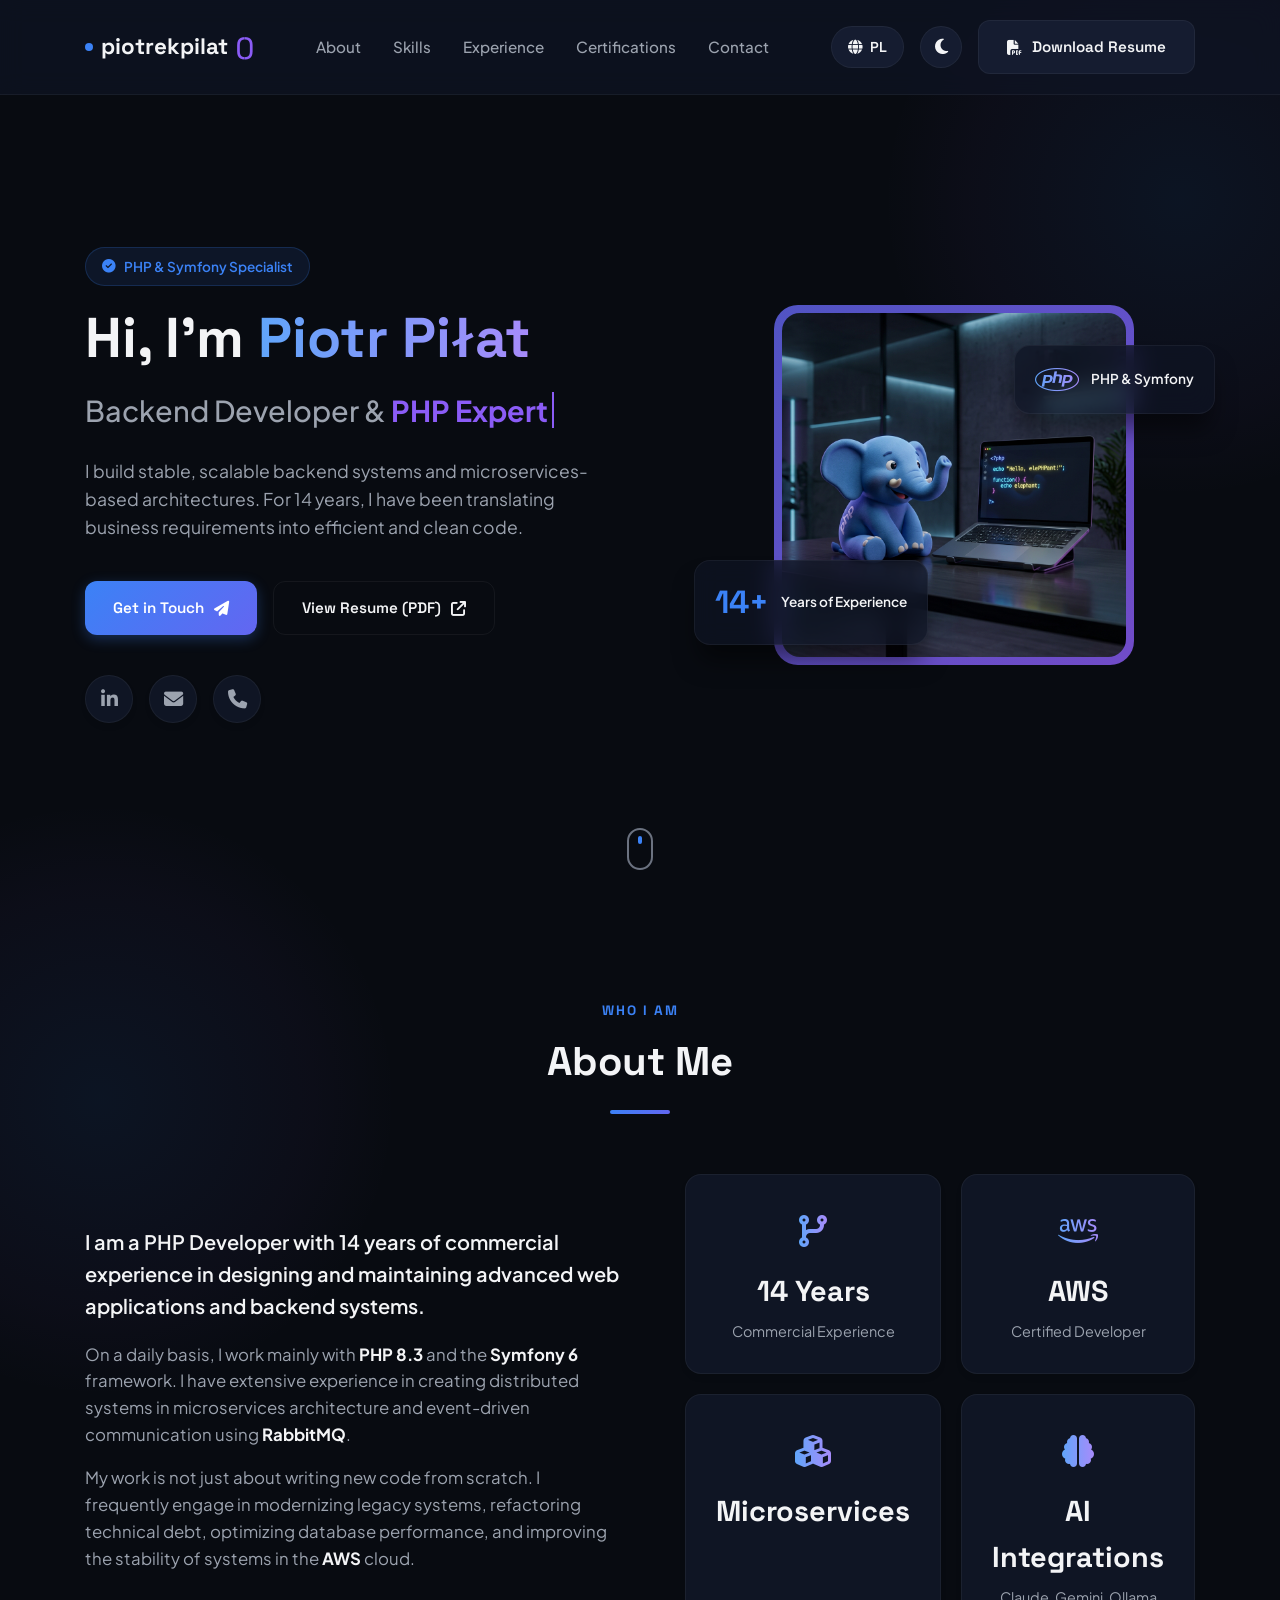
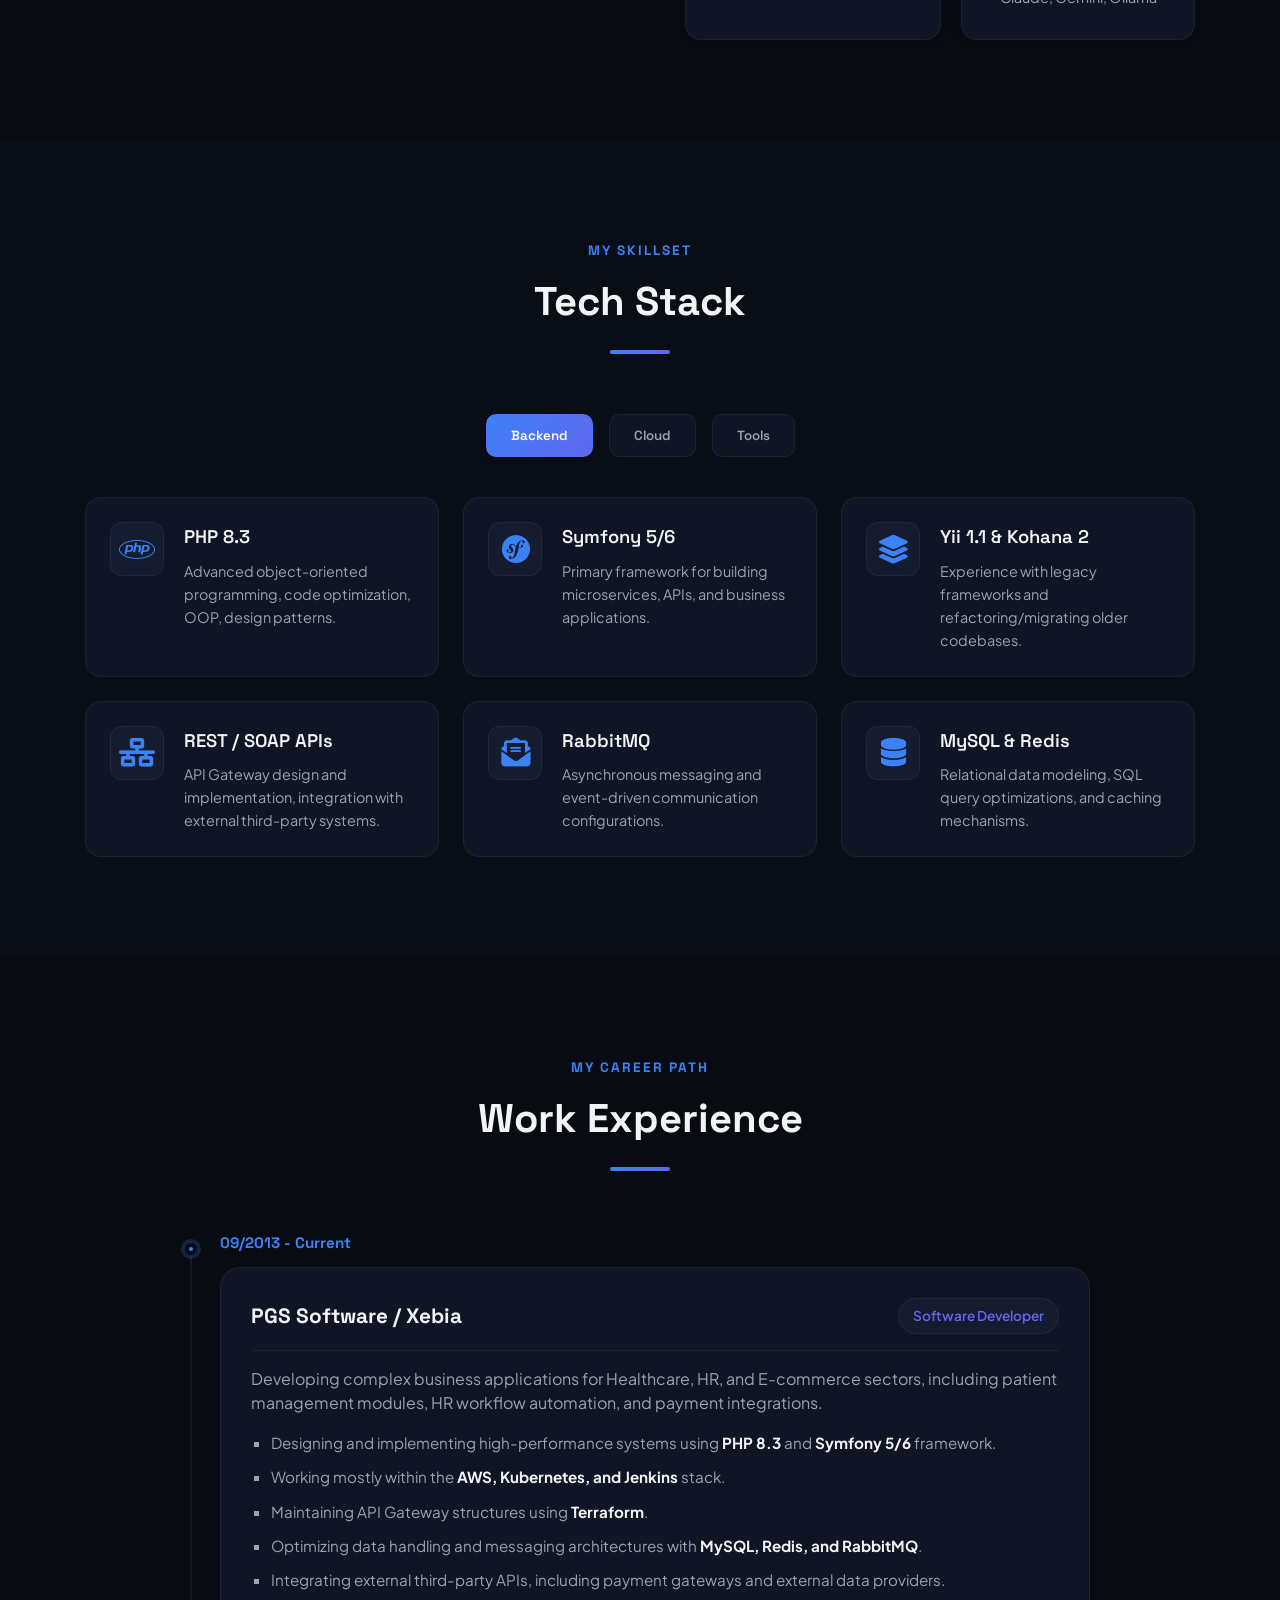
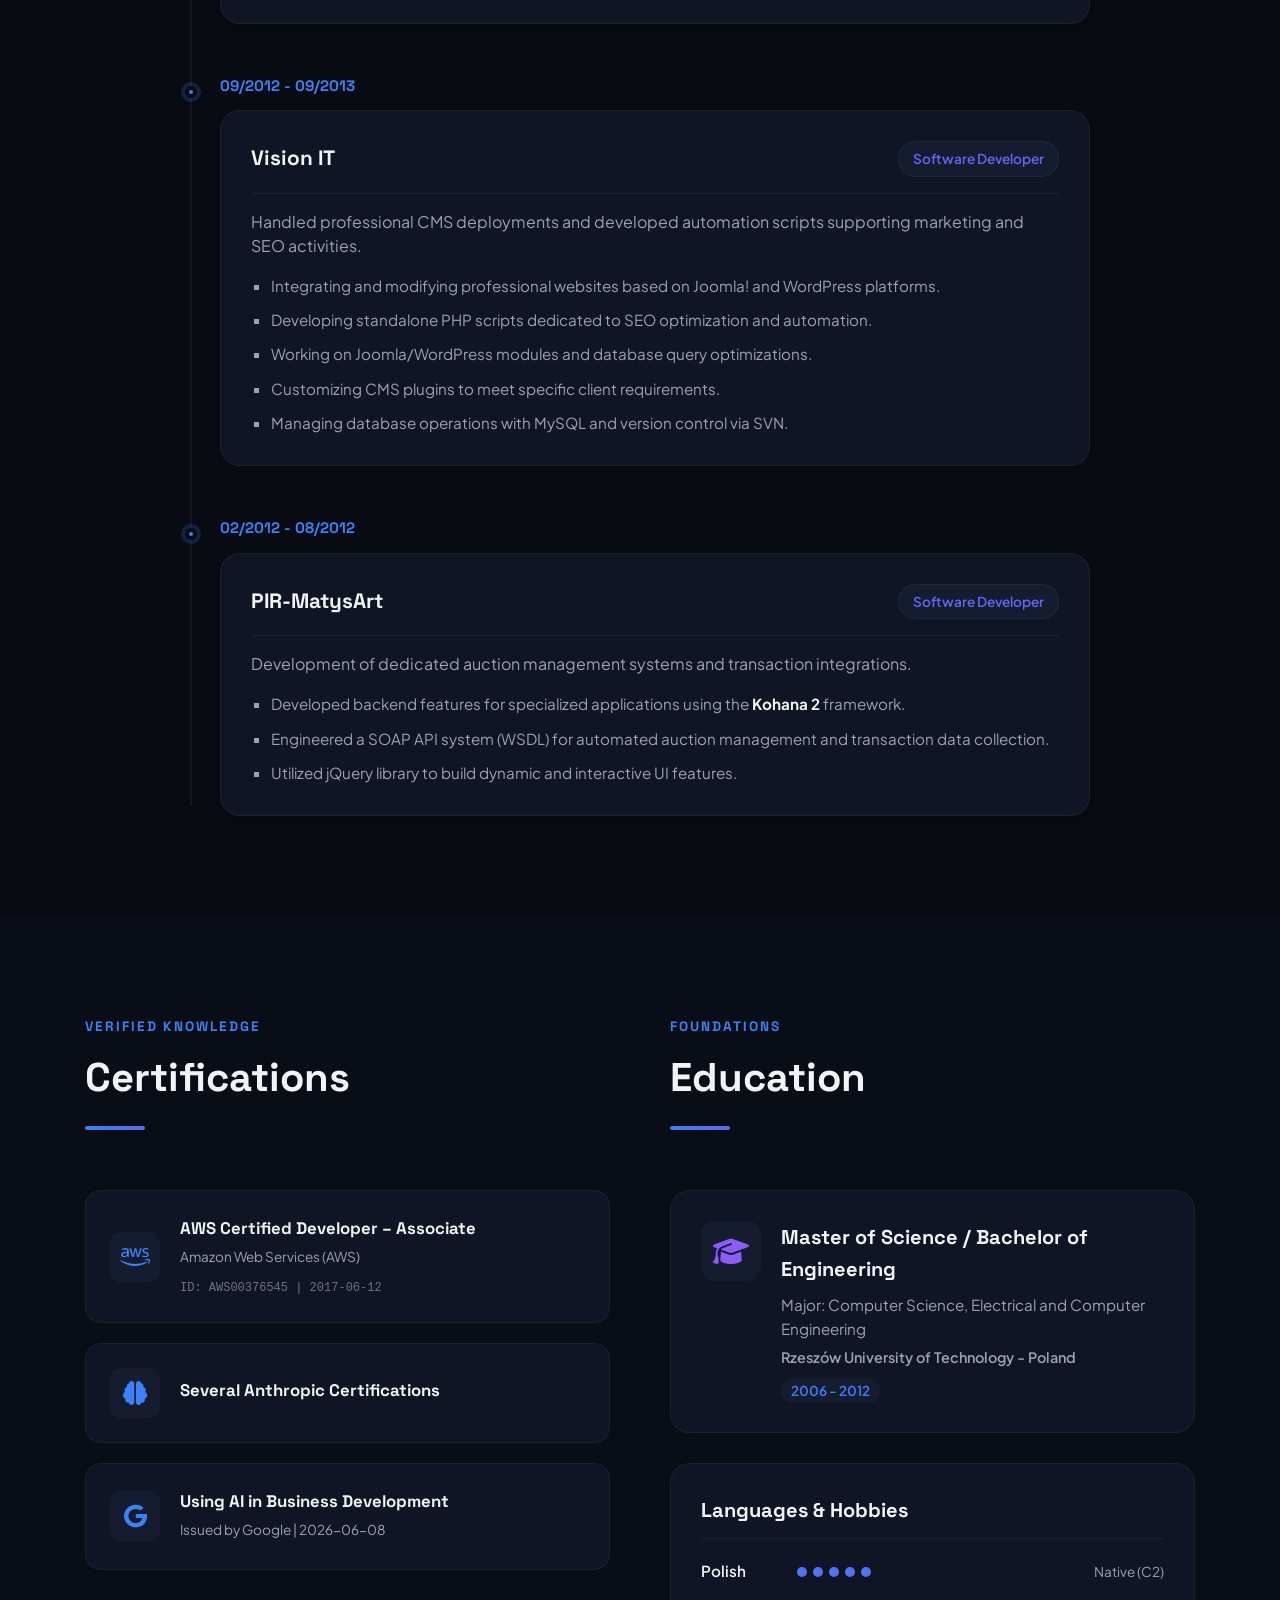
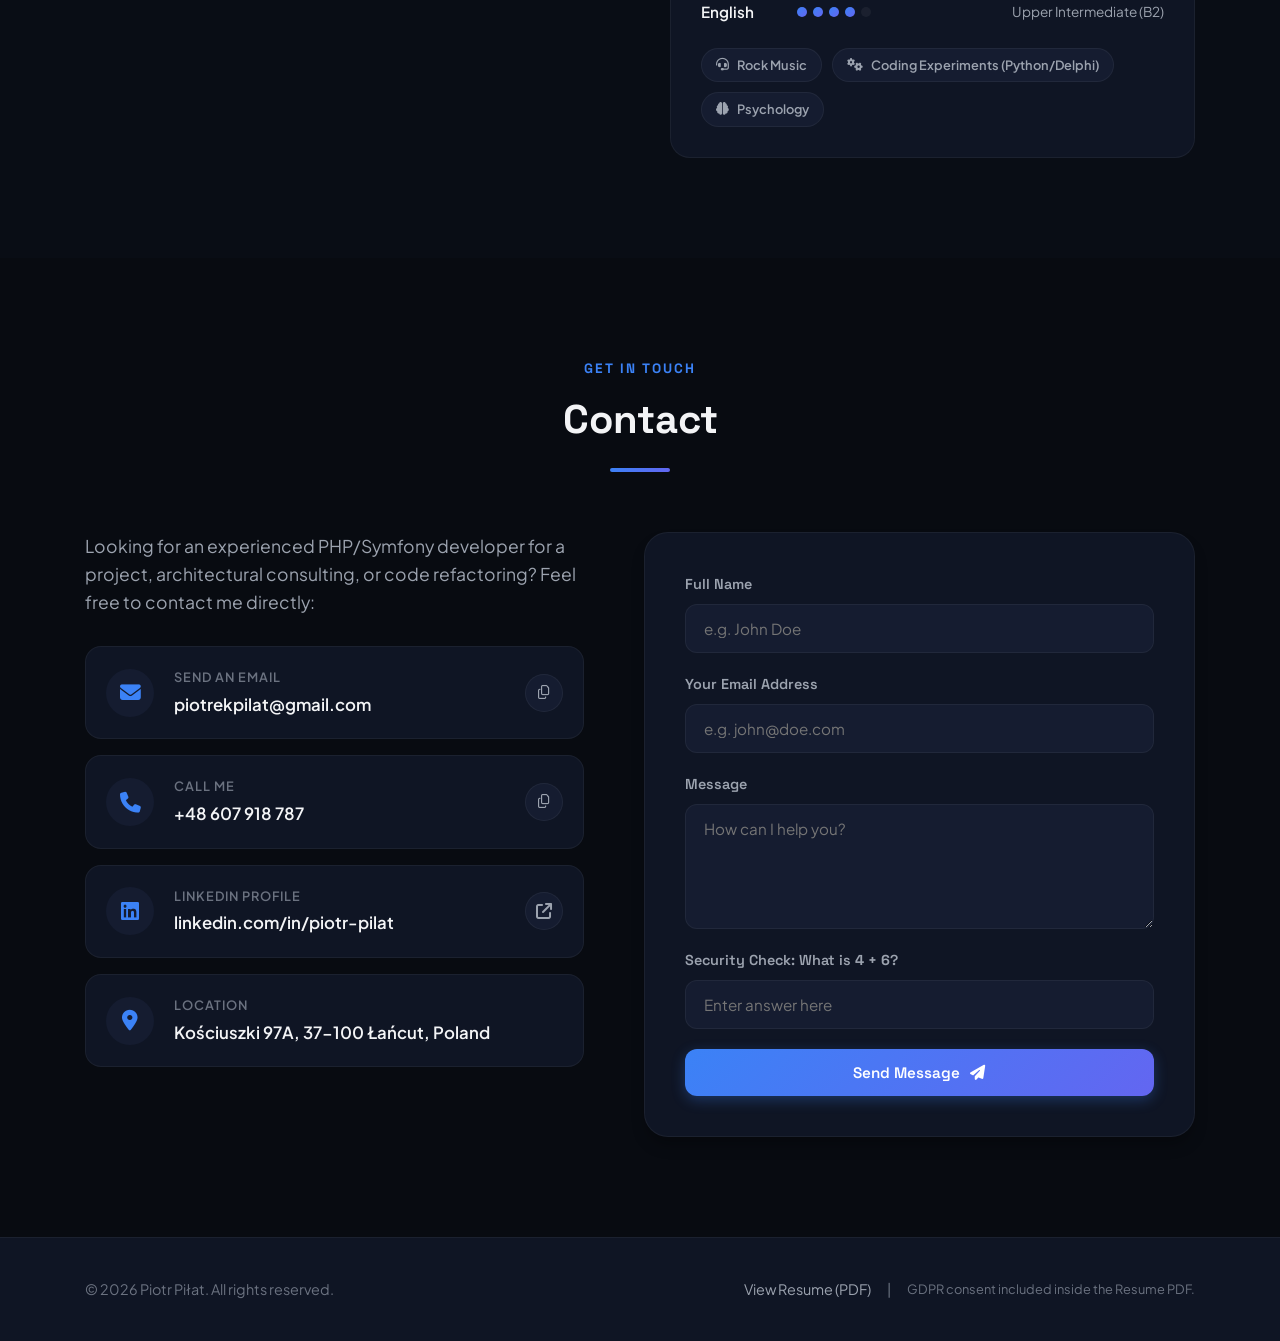
<file: index.html>
<!DOCTYPE html>
<html lang="en">
<head>
    <meta charset="UTF-8">
    <meta name="viewport" content="width=device-width, initial-scale=1.0">
    <title data-i18n="head.title">Piotr Piłat - Software Developer | PHP & Symfony Specialist</title>
    <meta name="description" content="Professional profile of Piotr Piłat - PHP Developer with 14 years of commercial experience building web applications, backend systems, and microservices." data-i18n-attr="content:head.description">
    <link rel="preconnect" href="https://fonts.googleapis.com">
    <link rel="preconnect" href="https://fonts.gstatic.com" crossorigin>
    <link href="https://fonts.googleapis.com/css2?family=Plus+Jakarta+Sans:wght@300;400;500;600;700;800&family=Space+Grotesk:wght@400;500;600;700&display=swap" rel="stylesheet">
    <link rel="stylesheet" href="https://cdnjs.cloudflare.com/ajax/libs/font-awesome/6.4.0/css/all.min.css">
    <link rel="stylesheet" href="style.css">
</head>
<body class="dark-theme">
    <div class="bg-glow-1"></div>
    <div class="bg-glow-2"></div>
    <header class="header">
        <div class="container nav-container">
            <a href="#" class="logo">
                <span class="logo-dot"></span>
                <span data-i18n="logo.text">piotrekpilat</span><span class="logo-lang">()</span>
            </a>
            
            <nav class="nav-menu" id="nav-menu">
                <ul class="nav-list">
                    <li><a href="#about" class="nav-link" data-i18n="nav.about">About</a></li>
                    <li><a href="#skills" class="nav-link" data-i18n="nav.skills">Skills</a></li>
                    <li><a href="#experience" class="nav-link" data-i18n="nav.experience">Experience</a></li>
                    <li><a href="#education-certs" class="nav-link" data-i18n="nav.certs">Certifications</a></li>
                    <li><a href="#contact" class="nav-link" data-i18n="nav.contact">Contact</a></li>
                </ul>
            </nav>

            <div class="nav-actions">
                <button id="lang-toggle" class="lang-toggle-btn" aria-label="Switch language">
                    <i class="fa-solid fa-globe"></i> <span id="lang-btn-text">PL</span>
                </button>
                <button id="theme-toggle" class="theme-btn" aria-label="Toggle theme">
                    <i class="fa-solid fa-moon"></i>
                </button>
                <a href="./Resume-Piotr-Pilat.pdf" class="btn btn-secondary nav-cv-btn" target="_blank">
                    <i class="fa-solid fa-file-pdf"></i> <span data-i18n="nav.download_resume">Download Resume</span>
                </a>
                <button class="mobile-toggle" id="mobile-toggle" aria-label="Menu">
                    <span class="bar"></span>
                    <span class="bar"></span>
                    <span class="bar"></span>
                </button>
            </div>
        </div>
    </header>

    <!-- Hero Section -->
    <section class="hero-section">
        <div class="container hero-container">
            <div class="hero-content">
                <div class="badge-container">
                    <span class="hero-badge"><i class="fa-solid fa-circle-check"></i> <span data-i18n="hero.badge">PHP & Symfony Specialist</span></span>
                </div>
                <h1 class="hero-title">
                    <span data-i18n="hero.greeting">Hi, I'm </span><span class="text-gradient" data-i18n="hero.name">Piotr Piłat</span>
                </h1>
                <h2 class="hero-subtitle">
                    <span data-i18n="hero.subtitle">Backend Developer & </span><span class="typing-text" id="typing-text">PHP Expert</span>
                </h2>
                <p class="hero-description" data-i18n="hero.description">
                    I build stable, scalable backend systems and microservices-based architectures. 
                    For 14 years, I have been translating business requirements into efficient and clean code.
                </p>
                <div class="hero-buttons">
                    <a href="#contact" class="btn btn-primary">
                        <span data-i18n="hero.btn_contact">Get in Touch</span> <i class="fa-solid fa-paper-plane"></i>
                    </a>
                    <a href="./Resume-Piotr-Pilat.pdf" class="btn btn-outline" target="_blank">
                        <span data-i18n="hero.btn_resume">View Resume (PDF)</span> <i class="fa-solid fa-arrow-up-right-from-square"></i>
                    </a>
                </div>
                <div class="hero-socials">
                    <a href="https://linkedin.com/in/piotr-pilat/" target="_blank" class="social-icon" aria-label="LinkedIn">
                        <i class="fa-brands fa-linkedin-in"></i>
                    </a>
                    <a href="#" class="social-icon contact-trigger" data-mailto="cGlvdHJla3BpbGF0QGdtYWlsLmNvbQ==" aria-label="Email">
                        <i class="fa-solid fa-envelope"></i>
                    </a>
                    <a href="#" class="social-icon contact-trigger" data-tel="KzQ4NjA3OTE4Nzg3" aria-label="Phone">
                        <i class="fa-solid fa-phone"></i>
                    </a>
                </div>
            </div>
            
            <div class="hero-visual">
                <div class="image-wrapper">
                    <div class="glowing-border"></div>
                    <img src="assets/php_tech_mascot.jpg" alt="Piotr Piłat - PHP Mascot" class="profile-img">
                </div>
                <div class="floating-card xp-card">
                    <span class="num">14+</span>
                    <span class="label" data-i18n="hero.xp_label">Years of Experience</span>
                </div>
                <div class="floating-card tech-card">
                    <i class="fa-brands fa-php text-gradient"></i>
                    <span class="label" data-i18n="hero.tech_label">PHP & Symfony</span>
                </div>
            </div>
        </div>
        <div class="scroll-down">
            <a href="#about" aria-label="Scroll Down" data-i18n-attr="aria-label:hero.scroll_down">
                <span class="mouse">
                    <span class="wheel"></span>
                </span>
            </a>
        </div>
    </section>

    <!-- About Section -->
    <section id="about" class="section about-section">
        <div class="container">
            <div class="section-header">
                <span class="section-tag" data-i18n="about.tag">Who I am</span>
                <h2 class="section-title" data-i18n="about.title">About Me</h2>
                <div class="section-line"></div>
            </div>
            
            <div class="about-grid">
                <div class="about-text-container">
                    <p class="lead-text" data-i18n="about.lead">
                        I am a PHP Developer with 14 years of commercial experience in designing and maintaining advanced web applications and backend systems.
                    </p>
                    <p class="body-text" data-i18n="about.body1">
                        On a daily basis, I work mainly with <strong>PHP 8.3</strong> and the <strong>Symfony 6</strong> framework. I have extensive experience in creating distributed systems in microservices architecture and event-driven communication using <strong>RabbitMQ</strong>.
                    </p>
                    <p class="body-text" data-i18n="about.body2">
                        My work is not just about writing new code from scratch. I frequently engage in modernizing legacy systems, refactoring technical debt, optimizing database performance, and improving the stability of systems in the <strong>AWS</strong> cloud.
                    </p>
                </div>
                
                <div class="about-stats">
                    <div class="stat-box">
                        <div class="stat-icon"><i class="fa-solid fa-code-branch text-gradient"></i></div>
                        <h3 data-i18n="about.stat1_title">14 Years</h3>
                        <p data-i18n="about.stat1_desc">Commercial Experience</p>
                    </div>
                    <div class="stat-box">
                        <div class="stat-icon"><i class="fa-brands fa-aws text-gradient"></i></div>
                        <h3>AWS</h3>
                        <p data-i18n="about.stat2_desc">Certified Developer</p>
                    </div>
                    <div class="stat-box">
                        <div class="stat-icon"><i class="fa-solid fa-cubes text-gradient"></i></div>
                        <h3 data-i18n="about.stat3_title">Microservices</h3>
                    </div>
                    <div class="stat-box">
                        <div class="stat-icon"><i class="fa-solid fa-brain text-gradient"></i></div>
                        <h3 data-i18n="about.stat4_title">AI Integrations</h3>
                        <p>Claude, Gemini, Ollama</p>
                    </div>
                </div>
            </div>
        </div>
    </section>

    <!-- Skills Section -->
    <section id="skills" class="section skills-section gray-bg">
        <div class="container">
            <div class="section-header">
                <span class="section-tag" data-i18n="skills.tag">My Skillset</span>
                <h2 class="section-title" data-i18n="skills.title">Tech Stack</h2>
                <div class="section-line"></div>
            </div>

            <div class="skills-tabs">
                <button class="tab-btn active" data-tab="backend" data-i18n="skills.tab_backend">Backend</button>
                <button class="tab-btn" data-tab="devops" data-i18n="skills.tab_cloud">Cloud</button>
                <button class="tab-btn" data-tab="testing-others" data-i18n="skills.tab_tools">Tools</button>
            </div>

            <div class="tab-content active" id="backend">
                <div class="skills-grid">
                    <!-- PHP -->
                    <div class="skill-card">
                        <div class="skill-icon"><i class="fa-brands fa-php"></i></div>
                        <div class="skill-info">
                            <h4>PHP 8.3</h4>
                            <p data-i18n="skills.backend.php">Advanced object-oriented programming, code optimization, OOP, design patterns.</p>
                        </div>
                    </div>
                    <!-- Symfony -->
                    <div class="skill-card">
                        <div class="skill-icon"><i class="fa-brands fa-symfony"></i></div>
                        <div class="skill-info">
                            <h4>Symfony 5/6</h4>
                            <p data-i18n="skills.backend.symfony">Primary framework for building microservices, APIs, and business applications.</p>
                        </div>
                    </div>
                    <div class="skill-card">
                        <div class="skill-icon"><i class="fa-solid fa-layer-group"></i></div>
                        <div class="skill-info">
                            <h4>Yii 1.1 & Kohana 2</h4>
                            <p data-i18n="skills.backend.legacy">Experience with legacy frameworks and refactoring/migrating older codebases.</p>
                        </div>
                    </div>
                    <!-- REST API -->
                    <div class="skill-card">
                        <div class="skill-icon"><i class="fa-solid fa-network-wired"></i></div>
                        <div class="skill-info">
                            <h4>REST / SOAP APIs</h4>
                            <p data-i18n="skills.backend.api">API Gateway design and implementation, integration with external third-party systems.</p>
                        </div>
                    </div>
                    <div class="skill-card">
                        <div class="skill-icon"><i class="fa-solid fa-envelope-open-text"></i></div>
                        <div class="skill-info">
                            <h4>RabbitMQ</h4>
                            <p data-i18n="skills.backend.rabbitmq">Asynchronous messaging and event-driven communication configurations.</p>
                        </div>
                    </div>
                    <div class="skill-card">
                        <div class="skill-icon"><i class="fa-solid fa-database"></i></div>
                        <div class="skill-info">
                            <h4>MySQL & Redis</h4>
                            <p data-i18n="skills.backend.db">Relational data modeling, SQL query optimizations, and caching mechanisms.</p>
                        </div>
                    </div>
                </div>
            </div>

            <div class="tab-content" id="devops">
                <div class="skills-grid">
                    <!-- AWS -->
                    <div class="skill-card">
                        <div class="skill-icon"><i class="fa-brands fa-aws"></i></div>
                        <div class="skill-info">
                            <h4>AWS (Amazon Web Services)</h4>
                            <p data-i18n="skills.cloud.aws">EC2, RDS, S3, API Gateway, IAM permissions, and cloud service integrations.</p>
                        </div>
                    </div>
                    <div class="skill-card">
                        <div class="skill-icon"><i class="fa-brands fa-docker"></i></div>
                        <div class="skill-info">
                            <h4>Docker</h4>
                            <p data-i18n="skills.cloud.docker">Containerization of applications, maintaining dev and production environments.</p>
                        </div>
                    </div>
                    <div class="skill-card">
                        <div class="skill-icon"><i class="fa-solid fa-code"></i></div>
                        <div class="skill-info">
                            <h4>Terraform</h4>
                            <p data-i18n="skills.cloud.terraform">Infrastructure as Code (IaC) principles, focusing on managing API Gateway.</p>
                        </div>
                    </div>
                    <!-- Kubernetes & Jenkins -->
                    <div class="skill-card">
                        <div class="skill-icon"><i class="fa-solid fa-server"></i></div>
                        <div class="skill-info">
                            <h4>Kubernetes & Jenkins</h4>
                            <p data-i18n="skills.cloud.k8s_jenkins">Basic container orchestration and configuring automation CI/CD pipelines.</p>
                        </div>
                    </div>
                </div>
            </div>

            <div class="tab-content" id="testing-others">
                <div class="skills-grid">
                    <!-- Testing -->
                    <div class="skill-card">
                        <div class="skill-icon"><i class="fa-solid fa-vial"></i></div>
                        <div class="skill-info">
                            <h4>Xdebug, PHPUnit, PHPCS</h4>
                            <p data-i18n="skills.tools.testing">Unit testing, static code analysis, and ensuring PSR code quality standards.</p>
                        </div>
                    </div>
                    <!-- AI Tools -->
                    <div class="skill-card">
                        <div class="skill-icon"><i class="fa-solid fa-robot"></i></div>
                        <div class="skill-info">
                            <h4 data-i18n="skills.tools.ai_title">AI Assistance & APIs</h4>
                            <p data-i18n="skills.tools.ai_desc">Using AI tools (Claude / Gemini / Codex) and integrations with LLM configurations (Ollama).</p>
                        </div>
                    </div>
                    <!-- Git & SVN -->
                    <div class="skill-card">
                        <div class="skill-icon"><i class="fa-solid fa-code-commit"></i></div>
                        <div class="skill-info">
                            <h4>Git & SVN</h4>
                            <p data-i18n="skills.tools.git">Code version control systems, team workflows, and GitFlow practices.</p>
                        </div>
                    </div>
                    <!-- Other Languages -->
                    <div class="skill-card">
                        <div class="skill-icon"><i class="fa-solid fa-globe"></i></div>
                        <div class="skill-info">
                            <h4>Python & Delphi</h4>
                            <p data-i18n="skills.tools.other">Technological experiments, helper script creation, and process automation.</p>
                        </div>
                    </div>
                </div>
            </div>
        </div>
    </section>

    <!-- Experience Section -->
    <section id="experience" class="section experience-section">
        <div class="container">
            <div class="section-header">
                <span class="section-tag" data-i18n="experience.tag">My Career Path</span>
                <h2 class="section-title" data-i18n="experience.title">Work Experience</h2>
                <div class="section-line"></div>
            </div>

            <div class="timeline">
                <div class="timeline-item">
                    <div class="timeline-dot"></div>
                    <div class="timeline-date" data-i18n="experience.date1">09/2013 - Current</div>
                    <div class="timeline-content">
                        <div class="company-badge-wrapper">
                            <span class="company-name">PGS Software / Xebia</span>
                            <span class="job-title" data-i18n="experience.title1">Software Developer</span>
                        </div>
                        <p class="timeline-intro" data-i18n="experience.intro1">
                            Developing complex business applications for Healthcare, HR, and E-commerce sectors, including patient management modules, HR workflow automation, and payment integrations.
                        </p>
                        <ul class="timeline-bullets">
                            <li data-i18n="experience.bullet1_1">Designing and implementing high-performance systems using <strong>PHP 8.3</strong> and <strong>Symfony 5/6</strong> framework.</li>
                            <li data-i18n="experience.bullet1_2">Working mostly within the <strong>AWS, Kubernetes, and Jenkins</strong> stack.</li>
                            <li data-i18n="experience.bullet1_3">Maintaining API Gateway structures using <strong>Terraform</strong>.</li>
                            <li data-i18n="experience.bullet1_4">Optimizing data handling and messaging architectures with <strong>MySQL, Redis, and RabbitMQ</strong>.</li>
                            <li data-i18n="experience.bullet1_5">Integrating external third-party APIs, including payment gateways and external data providers.</li>
                        </ul>
                    </div>
                </div>
                <div class="timeline-item">
                    <div class="timeline-dot"></div>
                    <div class="timeline-date" data-i18n="experience.date2">09/2012 - 09/2013</div>
                    <div class="timeline-content">
                        <div class="company-badge-wrapper">
                            <span class="company-name">Vision IT</span>
                            <span class="job-title">Software Developer</span>
                        </div>
                        <p class="timeline-intro" data-i18n="experience.intro2">
                            Handled professional CMS deployments and developed automation scripts supporting marketing and SEO activities.
                        </p>
                        <ul class="timeline-bullets">
                            <li data-i18n="experience.bullet2_1">Integrating and modifying professional websites based on Joomla! and WordPress platforms.</li>
                            <li data-i18n="experience.bullet2_2">Developing standalone PHP scripts dedicated to SEO optimization and automation.</li>
                            <li data-i18n="experience.bullet2_3">Working on Joomla/WordPress modules and database query optimizations.</li>
                            <li data-i18n="experience.bullet2_4">Customizing CMS plugins to meet specific client requirements.</li>
                            <li data-i18n="experience.bullet2_5">Managing database operations with MySQL and version control via SVN.</li>
                        </ul>
                    </div>
                </div>
                <div class="timeline-item">
                    <div class="timeline-dot"></div>
                    <div class="timeline-date" data-i18n="experience.date3">02/2012 - 08/2012</div>
                    <div class="timeline-content">
                        <div class="company-badge-wrapper">
                            <span class="company-name">PIR-MatysArt</span>
                            <span class="job-title">Software Developer</span>
                        </div>
                        <p class="timeline-intro" data-i18n="experience.intro3">
                            Development of dedicated auction management systems and transaction integrations.
                        </p>
                        <ul class="timeline-bullets">
                            <li data-i18n="experience.bullet3_1">Developed backend features for specialized applications using the <strong>Kohana 2</strong> framework.</li>
                            <li data-i18n="experience.bullet3_2">Engineered a SOAP API system (WSDL) for automated auction management and transaction data collection.</li>
                            <li data-i18n="experience.bullet3_3">Utilized jQuery library to build dynamic and interactive UI features.</li>
                        </ul>
                    </div>
                </div>
            </div>
        </div>
    </section>

    <!-- Education & Certs Section -->
    <section id="education-certs" class="section education-certs-section gray-bg">
        <div class="container">
            <div class="education-certs-grid">
                
                <!-- Certifications -->
                <div class="certs-column">
                    <div class="section-header align-left">
                        <span class="section-tag" data-i18n="certs.tag">Verified Knowledge</span>
                        <h2 class="section-title" data-i18n="certs.title">Certifications</h2>
                        <div class="section-line"></div>
                    </div>
                    
                    <div class="certs-list">
                        <!-- AWS Cert -->
                        <div class="cert-item">
                            <div class="cert-icon">
                                <i class="fa-brands fa-aws"></i>
                            </div>
                              <div class="cert-details">
                                  <h4>AWS Certified Developer – Associate</h4>
                                  <p class="issuer">Amazon Web Services (AWS)</p>
                                  <span class="cert-id">ID: AWS00376545 | 2017-06-12</span>
                              </div>
                          </div>

                          <!-- Anthropic Cert -->
                          <div class="cert-item">
                              <div class="cert-icon">
                                  <i class="fa-solid fa-brain"></i>
                              </div>
                              <div class="cert-details">
                                  <h4>Several Anthropic Certifications</h4>
                              </div>
                          </div>

                          <!-- Google Cert -->
                          <div class="cert-item">
                              <div class="cert-icon">
                                  <i class="fa-brands fa-google"></i>
                              </div>
                              <div class="cert-details">
                                  <h4>Using AI in Business Development</h4>
                                  <p class="issuer" data-i18n="certs.google_issuer">Issued by Google | 2026-06-08</p>
                              </div>
                          </div>
                      </div>
                  </div>

                  <!-- Education -->
                  <div class="edu-column">
                      <div class="section-header align-left">
                          <span class="section-tag" data-i18n="edu.tag">Foundations</span>
                          <h2 class="section-title" data-i18n="edu.title">Education</h2>
                          <div class="section-line"></div>
                      </div>

                      <div class="edu-card">
                          <div class="edu-icon">
                              <i class="fa-solid fa-graduation-cap"></i>
                          </div>
                          <div class="edu-details">
                              <h3 data-i18n="edu.degree">Master of Science / Bachelor of Engineering</h3>
                              <p class="field" data-i18n="edu.field">Major: Computer Science, Electrical and Computer Engineering</p>
                              <p class="school" data-i18n="edu.school">Rzeszów University of Technology - Poland</p>
                              <span class="years">2006 - 2012</span>
                          </div>
                      </div>

                      <div class="lang-hobbies-card">
                          <h3 data-i18n="edu.lang_hobbies_title">Languages & Hobbies</h3>
                          <div class="lang-grid">
                              <div class="lang-item">
                                  <span class="lang-name" data-i18n="edu.lang_pl_name">Polish</span>
                                  <div class="lang-dots">
                                      <span class="dot active"></span>
                                      <span class="dot active"></span>
                                      <span class="dot active"></span>
                                      <span class="dot active"></span>
                                      <span class="dot active"></span>
                                  </div>
                                  <span class="lang-level" data-i18n="edu.lang_pl_level">Native (C2)</span>
                              </div>
                              <div class="lang-item">
                                  <span class="lang-name" data-i18n="edu.lang_en_name">English</span>
                                  <div class="lang-dots">
                                      <span class="dot active"></span>
                                      <span class="dot active"></span>
                                      <span class="dot active"></span>
                                      <span class="dot active"></span>
                                      <span class="dot"></span>
                                  </div>
                                  <span class="lang-level" data-i18n="edu.lang_en_level">Upper Intermediate (B2)</span>
                              </div>
                          </div>
                          <div class="hobbies-tags">
                              <span class="hobby-tag"><i class="fa-solid fa-headset"></i> <span data-i18n="edu.hobby1">Rock Music</span></span>
                              <span class="hobby-tag"><i class="fa-solid fa-gears"></i> <span data-i18n="edu.hobby2">Coding Experiments (Python/Delphi)</span></span>
                              <span class="hobby-tag"><i class="fa-solid fa-brain"></i> <span data-i18n="edu.hobby3">Psychology</span></span>
                          </div>
                      </div>
                  </div>

              </div>
          </div>
      </section>

      <!-- Contact Section -->
      <section id="contact" class="section contact-section">
          <div class="container">
              <div class="section-header">
                  <span class="section-tag" data-i18n="contact.tag">Get in Touch</span>
                  <h2 class="section-title" data-i18n="contact.title">Contact</h2>
                  <div class="section-line"></div>
              </div>
              <div class="contact-grid">

                  <div class="contact-info">
                      <p class="contact-intro" data-i18n="contact.intro">
                          Looking for an experienced PHP/Symfony developer for a project, architectural consulting, or code refactoring? Feel free to contact me directly:
                      </p>

                      <div class="info-link-card">
                          <div class="info-link-icon"><i class="fa-solid fa-envelope"></i></div>
                          <div class="info-link-text">
                              <span data-i18n="contact.card1_label">Send an Email</span>
                              <a href="#" class="contact-trigger" data-mailto="cGlvdHJla3BpbGF0QGdtYWlsLmNvbQ==" data-text-decode="cGlvdHJla3BpbGF0QGdtYWlsLmNvbQ==">Loading...</a>
                          </div>
                          <button class="copy-btn" data-copy-obfuscated="cGlvdHJla3BpbGF0QGdtYWlsLmNvbQ==" aria-label="Copy email" data-i18n-attr="aria-label:contact.card1_copy_aria">
                              <i class="fa-regular fa-copy"></i>
                          </button>
                      </div>

                      <div class="info-link-card">
                          <div class="info-link-icon"><i class="fa-solid fa-phone"></i></div>
                          <div class="info-link-text">
                              <span data-i18n="contact.card2_label">Call Me</span>
                              <a href="#" class="contact-trigger" data-tel="KzQ4NjA3OTE4Nzg3" data-text-decode="KzQ4IDYwNyA5MTggNzg3">Loading...</a>
                          </div>
                          <button class="copy-btn" data-copy-obfuscated="KzQ4IDYwNyA5MTggNzg3" aria-label="Copy phone number" data-i18n-attr="aria-label:contact.card2_copy_aria">
                              <i class="fa-regular fa-copy"></i>
                          </button>
                      </div>

                      <div class="info-link-card">
                          <div class="info-link-icon"><i class="fa-brands fa-linkedin"></i></div>
                          <div class="info-link-text">
                              <span data-i18n="contact.card3_label">LinkedIn Profile</span>
                              <a href="https://linkedin.com/in/piotr-pilat/" target="_blank">linkedin.com/in/piotr-pilat</a>
                          </div>
                          <a href="https://linkedin.com/in/piotr-pilat/" target="_blank" class="link-btn" aria-label="Open LinkedIn" data-i18n-attr="aria-label:contact.card3_open_aria">
                              <i class="fa-solid fa-arrow-up-right-from-square"></i>
                          </a>
                      </div>

                      <div class="info-link-card">
                          <div class="info-link-icon"><i class="fa-solid fa-location-dot"></i></div>
                          <div class="info-link-text">
                              <span data-i18n="contact.card4_label">Location</span>
                              <strong data-i18n="contact.location">Kościuszki 97A, 37-100 Łańcut, Poland</strong>
                          </div>
                      </div>
                  </div>
                  <div class="contact-form-container">
                      <form action="https://formspree.io/f/mnjkdekb" method="POST" id="contact-form" class="contact-form">
                          <input type="text" name="_gotcha" style="display:none">
                          
                          <div class="form-row">
                              <div class="form-group">
                                  <label for="form-name" data-i18n="contact.form.name_label">Full Name</label>
                                  <input type="text" id="form-name" name="name" placeholder="e.g. John Doe" data-i18n-attr="placeholder:contact.form.name_placeholder" required>
                              </div>
                          </div>
                          <div class="form-row">
                              <div class="form-group">
                                  <label for="form-email" data-i18n="contact.form.email_label">Your Email Address</label>
                                  <input type="email" id="form-email" name="email" placeholder="e.g. john@doe.com" data-i18n-attr="placeholder:contact.form.email_placeholder" required>
                              </div>
                          </div>
                          <div class="form-row">
                              <div class="form-group">
                                  <label for="form-message" data-i18n="contact.form.message_label">Message</label>
                                  <textarea id="form-message" name="message" rows="5" placeholder="How can I help you?" data-i18n-attr="placeholder:contact.form.message_placeholder" required></textarea>
                              </div>
                          </div>
                          
                          <!-- Math challenge Captcha -->
                          <div class="form-row">
                              <div class="form-group">
                                  <label for="form-captcha" id="captcha-label" data-i18n="contact.form.captcha_loading">Security Check: Loading challenge...</label>
                                  <input type="number" id="form-captcha" placeholder="Enter answer here" required>
                              </div>
                          </div>
                          
                          <button type="submit" class="btn btn-primary btn-block">
                              <span data-i18n="contact.form.submit_btn">Send Message</span> <i class="fa-solid fa-paper-plane"></i>
                          </button>
                      </form>
                      <div id="form-toast" class="form-toast">
                          <i class="fa-solid fa-circle-check"></i> <span data-i18n="contact.form.success_toast">Message sent successfully! Thank you for reaching out.</span>
                      </div>
                  </div>
              </div>
          </div>
      </section>

      <!-- Footer -->
      <footer class="footer">
          <div class="container footer-container">
              <p class="copyright" data-i18n="footer.copyright">
                  &copy; 2026 Piotr Piłat. All rights reserved.
              </p>
              <div class="footer-bottom-links">
                  <a href="./Resume-Piotr-Pilat.pdf" target="_blank" class="footer-link" data-i18n="footer.resume">View Resume (PDF)</a>
                  <span class="divider">|</span>
                  <span class="gdpr-info" data-i18n="footer.gdpr">GDPR consent included inside the Resume PDF.</span>
              </div>
          </div>
      </footer>
      <script src="lang/en.js"></script>
      <script src="lang/pl.js"></script>
      <script src="script.js"></script>
  </body>
  </html>
</file>
<file: style.css>
/* ==========================================================================
   Design System Variables & Themes
   ========================================================================== */
:root {
    /* Fonts */
    --font-heading: 'Space Grotesk', sans-serif;
    --font-body: 'Plus Jakarta Sans', sans-serif;

    /* Spacing */
    --section-padding: 100px 0;
    --transition-smooth: all 0.4s cubic-bezier(0.16, 1, 0.3, 1);
    
    /* Theme - Dark (Default) */
    --bg-main: #080B11;
    --bg-card: #0F1524;
    --bg-input: #151C30;
    --border-color: rgba(255, 255, 255, 0.05);
    --border-hover: rgba(59, 130, 246, 0.2);
    
    --text-primary: #F3F4F6;
    --text-secondary: #9CA3AF;
    --text-muted: #6B7280;
    
    --color-primary: #3B82F6;       /* Blue */
    --color-secondary: #6366F1;     /* Indigo */
    --color-accent: #8B5CF6;        /* Purple */
    --color-success: #10B981;       /* Emerald */
    
    --gradient-primary: linear-gradient(135deg, var(--color-primary), var(--color-secondary));
    --gradient-accent: linear-gradient(135deg, var(--color-secondary), var(--color-accent));
    --gradient-text: linear-gradient(90deg, #60A5FA, #A78BFA);
    --gradient-card-glow: linear-gradient(135deg, rgba(59, 130, 246, 0.1), rgba(139, 92, 246, 0.05));
    
    --shadow-sm: 0 4px 6px -1px rgba(0, 0, 0, 0.1);
    --shadow-md: 0 10px 15px -3px rgba(0, 0, 0, 0.3);
    --shadow-lg: 0 20px 25px -5px rgba(0, 0, 0, 0.5);
    --shadow-glow: 0 0 30px rgba(59, 130, 246, 0.15);
    
    --glass-bg: rgba(15, 21, 36, 0.7);
    --glass-blur: blur(12px);
}

/* Light Theme Variables */
body.light-theme {
    --bg-main: #F4F6FA;
    --bg-card: #FFFFFF;
    --bg-input: #EFF2F8;
    --border-color: rgba(0, 0, 0, 0.06);
    --border-hover: rgba(59, 130, 246, 0.3);
    
    --text-primary: #111827;
    --text-secondary: #4B5563;
    --text-muted: #9CA3AF;
    
    --color-primary: #2563EB;
    --color-secondary: #4F46E5;
    --color-accent: #7C3AED;
    
    --gradient-primary: linear-gradient(135deg, var(--color-primary), var(--color-secondary));
    --gradient-accent: linear-gradient(135deg, var(--color-secondary), var(--color-accent));
    --gradient-text: linear-gradient(90deg, var(--color-primary), var(--color-accent));
    --gradient-card-glow: linear-gradient(135deg, rgba(37, 99, 235, 0.05), rgba(124, 58, 237, 0.03));
    
    --shadow-sm: 0 2px 4px rgba(0, 0, 0, 0.05);
    --shadow-md: 0 8px 16px rgba(0, 0, 0, 0.05);
    --shadow-lg: 0 16px 24px rgba(0, 0, 0, 0.08);
    --shadow-glow: 0 0 25px rgba(37, 99, 235, 0.08);
    
    --glass-bg: rgba(255, 255, 255, 0.8);
}

/* ==========================================================================
   Resets & Base Styles
   ========================================================================== */
* {
    margin: 0;
    padding: 0;
    box-sizing: border-box;
}

html, body {
    overflow-x: hidden;
    max-width: 100%;
}

html {
    scroll-behavior: smooth;
    font-size: 16px;
}

body {
    font-family: var(--font-body);
    background-color: var(--bg-main);
    color: var(--text-primary);
    line-height: 1.6;
    transition: background-color 0.4s ease, color 0.4s ease;
}

a {
    text-color: inherit;
    text-decoration: none;
    transition: var(--transition-smooth);
}

ul {
    list-style: none;
}

img {
    max-width: 100%;
    height: auto;
    display: block;
}

.container {
    width: 100%;
    padding-right: 15px;
    padding-left: 15px;
    margin-right: auto;
    margin-left: auto;
}
@media (min-width: 576px) {
    .container {
        max-width: 540px;
    }
}
@media (min-width: 768px) {
    .container {
        max-width: 720px;
    }
}
@media (min-width: 992px) {
    .container {
        max-width: 960px;
    }
}
@media (min-width: 1200px) {
    .container {
        max-width: 1140px;
    }
}
@media (min-width: 1400px) {
    .container {
        max-width: 1320px;
    }
}

.section {
    padding: var(--section-padding);
    position: relative;
    z-index: 2;
}

.gray-bg {
    background-color: rgba(15, 21, 36, 0.2);
}
body.light-theme .gray-bg {
    background-color: rgba(0, 0, 0, 0.02);
}

/* ==========================================================================
   Background Glowing Effects
   ========================================================================== */
.bg-glow-1, .bg-glow-2 {
    position: absolute;
    width: 600px;
    height: 600px;
    border-radius: 50%;
    background: radial-gradient(circle, rgba(59, 130, 246, 0.08) 0%, rgba(139, 92, 246, 0.03) 50%, rgba(0,0,0,0) 70%);
    z-index: 1;
    pointer-events: none;
}
.bg-glow-1 {
    top: -100px;
    right: -200px;
}
.bg-glow-2 {
    top: 800px;
    left: -200px;
}
body.light-theme .bg-glow-1, body.light-theme .bg-glow-2 {
    background: radial-gradient(circle, rgba(37, 99, 235, 0.05) 0%, rgba(124, 58, 237, 0.02) 50%, rgba(0,0,0,0) 70%);
}

/* ==========================================================================
   Typography Helpers & Utilities
   ========================================================================== */
.text-gradient {
    background: var(--gradient-text);
    -webkit-background-clip: text;
    -webkit-text-fill-color: transparent;
    background-clip: text;
}

/* Buttons */
.btn {
    display: inline-flex;
    align-items: center;
    justify-content: center;
    gap: 10px;
    padding: 14px 28px;
    border-radius: 12px;
    font-family: var(--font-heading);
    font-weight: 600;
    font-size: 0.95rem;
    cursor: pointer;
    transition: var(--transition-smooth);
    border: none;
}

.btn-primary {
    background: var(--gradient-primary);
    color: #FFFFFF;
    box-shadow: 0 4px 14px rgba(59, 130, 246, 0.3);
}
.btn-primary:hover {
    transform: translateY(-2px);
    box-shadow: 0 6px 20px rgba(59, 130, 246, 0.45);
}

.btn-secondary {
    background: var(--bg-input);
    color: var(--text-primary);
    border: 1px solid var(--border-color);
}
.btn-secondary:hover {
    background: var(--border-color);
    border-color: var(--text-muted);
}

.btn-outline {
    background: transparent;
    color: var(--text-primary);
    border: 1px solid var(--border-color);
}
.btn-outline:hover {
    background: var(--bg-card);
    border-color: var(--color-primary);
    transform: translateY(-2px);
}

.btn-block {
    display: flex;
    width: 100%;
}

/* ==========================================================================
   Header & Navigation
   ========================================================================== */
.header {
    position: fixed;
    top: 0;
    left: 0;
    width: 100%;
    z-index: 1000;
    background-color: var(--glass-bg);
    backdrop-filter: var(--glass-blur);
    -webkit-backdrop-filter: var(--glass-blur);
    border-bottom: 1px solid var(--border-color);
    transition: padding 0.3s ease, background-color 0.4s ease;
    padding: 20px 0;
}
.header.scroll-active {
    padding: 12px 0;
    box-shadow: var(--shadow-sm);
}

.nav-container {
    display: flex;
    align-items: center;
    justify-content: space-between;
}

.logo {
    font-family: var(--font-heading);
    font-size: 1.4rem;
    font-weight: 700;
    color: var(--text-primary);
    display: flex;
    align-items: center;
    gap: 8px;
}
.logo-dot {
    width: 8px;
    height: 8px;
    border-radius: 50%;
    background-color: var(--color-primary);
    display: inline-block;
    animation: pulseGlow 2s infinite;
}
.logo-lang {
    color: var(--color-accent);
}

.nav-list {
    display: flex;
    gap: 32px;
}
.nav-link {
    color: var(--text-secondary);
    font-weight: 500;
    font-size: 0.95rem;
    position: relative;
    padding: 8px 0;
}
.nav-link:hover {
    color: var(--text-primary);
}
.nav-link::after {
    content: '';
    position: absolute;
    bottom: 0;
    left: 0;
    width: 0;
    height: 2px;
    background: var(--gradient-primary);
    transition: var(--transition-smooth);
}
.nav-link:hover::after {
    width: 100%;
}

.nav-actions {
    display: flex;
    align-items: center;
    gap: 16px;
}

.theme-btn {
    width: 42px;
    height: 42px;
    border-radius: 50%;
    background-color: var(--bg-input);
    border: 1px solid var(--border-color);
    color: var(--text-primary);
    cursor: pointer;
    display: flex;
    align-items: center;
    justify-content: center;
    font-size: 1.1rem;
    transition: var(--transition-smooth);
}
.theme-btn:hover {
    background-color: var(--border-color);
    transform: rotate(15deg);
}

.lang-toggle-btn {
    height: 42px;
    padding: 0 16px;
    border-radius: 21px;
    background-color: var(--bg-input);
    border: 1px solid var(--border-color);
    color: var(--text-primary);
    display: inline-flex;
    align-items: center;
    gap: 8px;
    font-family: var(--font-heading);
    font-weight: 600;
    font-size: 0.9rem;
    cursor: pointer;
    text-decoration: none;
    transition: var(--transition-smooth);
}
.lang-toggle-btn:hover {
    background-color: var(--border-color);
    border-color: var(--color-primary);
    transform: translateY(-2px);
}

.mobile-toggle {
    display: none;
    flex-direction: column;
    gap: 6px;
    background: transparent;
    border: none;
    cursor: pointer;
    padding: 4px;
}
.mobile-toggle .bar {
    width: 24px;
    height: 2px;
    background-color: var(--text-primary);
    transition: var(--transition-smooth);
}

/* ==========================================================================
   Hero Section
   ========================================================================== */
.hero-section {
    min-height: 100vh;
    display: flex;
    align-items: center;
    padding-top: 130px;
    padding-bottom: 60px;
    position: relative;
}

.hero-container {
    display: grid;
    grid-template-columns: 1.1fr 0.9fr;
    gap: 40px;
    align-items: center;
}

.badge-container {
    margin-bottom: 20px;
}
.hero-badge {
    background: rgba(59, 130, 246, 0.1);
    color: var(--color-primary);
    padding: 8px 16px;
    border-radius: 30px;
    font-size: 0.85rem;
    font-weight: 600;
    display: inline-flex;
    align-items: center;
    gap: 8px;
    border: 1px solid rgba(59, 130, 246, 0.2);
}

.hero-title {
    font-family: var(--font-heading);
    font-size: 3.5rem;
    line-height: 1.15;
    font-weight: 800;
    margin-bottom: 16px;
}

.hero-subtitle {
    font-size: 1.8rem;
    font-weight: 500;
    color: var(--text-secondary);
    margin-bottom: 24px;
}
.typing-text {
    color: var(--color-accent);
    font-weight: 700;
    border-right: 2px solid var(--color-accent);
    padding-right: 4px;
    animation: blinkCursor 0.8s infinite;
}

.hero-description {
    font-size: 1.1rem;
    color: var(--text-secondary);
    max-width: 520px;
    margin-bottom: 40px;
}

.hero-buttons {
    display: flex;
    gap: 16px;
    margin-bottom: 40px;
}

.hero-socials {
    display: flex;
    gap: 16px;
}
.social-icon {
    width: 48px;
    height: 48px;
    border-radius: 50%;
    background-color: var(--bg-card);
    border: 1px solid var(--border-color);
    color: var(--text-secondary);
    display: flex;
    align-items: center;
    justify-content: center;
    font-size: 1.2rem;
    box-shadow: var(--shadow-sm);
}
.social-icon:hover {
    color: #FFFFFF;
    background: var(--gradient-primary);
    border-color: transparent;
    transform: translateY(-4px);
    box-shadow: var(--shadow-glow);
}
body.light-theme .social-icon:hover {
    color: #FFFFFF;
}

/* Hero Visual Column */
.hero-visual {
    position: relative;
    display: flex;
    justify-content: center;
    align-items: center;
}
.image-wrapper {
    position: relative;
    width: 360px;
    height: 360px;
    border-radius: 24px;
    padding: 8px;
    z-index: 2;
    animation: floatAnim 6s ease-in-out infinite;
}
.glowing-border {
    position: absolute;
    top: 0;
    left: 0;
    width: 100%;
    height: 100%;
    border-radius: 24px;
    background: var(--gradient-accent);
    z-index: -1;
    opacity: 0.8;
}
.profile-img {
    width: 100%;
    height: 100%;
    object-fit: cover;
    border-radius: 18px;
}

/* Floating Info Cards */
.floating-card {
    position: absolute;
    background: var(--glass-bg);
    backdrop-filter: var(--glass-blur);
    -webkit-backdrop-filter: var(--glass-blur);
    border: 1px solid var(--border-color);
    border-radius: 16px;
    padding: 16px 20px;
    display: flex;
    align-items: center;
    gap: 12px;
    box-shadow: var(--shadow-lg);
    z-index: 3;
    animation: floatAnim 8s ease-in-out infinite;
}
.xp-card {
    bottom: 20px;
    left: -20px;
    animation-delay: -2s;
}
.xp-card .num {
    font-family: var(--font-heading);
    font-size: 2rem;
    font-weight: 800;
    color: var(--color-primary);
}
.tech-card {
    top: 40px;
    right: -20px;
    animation-delay: -4s;
}
.tech-card i {
    font-size: 2.2rem;
}
.floating-card .label {
    font-size: 0.85rem;
    font-weight: 600;
    color: var(--text-primary);
    line-height: 1.2;
}

.scroll-down {
    position: absolute;
    bottom: 30px;
    left: 50%;
    transform: translateX(-50%);
    display: flex;
    justify-content: center;
    z-index: 10;
}
.mouse {
    width: 26px;
    height: 42px;
    border: 2px solid var(--text-muted);
    border-radius: 20px;
    display: flex;
    justify-content: center;
    padding-top: 6px;
}
.wheel {
    width: 4px;
    height: 8px;
    background-color: var(--color-primary);
    border-radius: 2px;
    animation: scrollAnim 1.6s infinite;
}

/* ==========================================================================
   Section Headers
   ========================================================================== */
.section-header {
    text-align: center;
    margin-bottom: 60px;
}
.section-header.align-left {
    text-align: left;
}
.section-tag {
    font-family: var(--font-heading);
    font-size: 0.85rem;
    text-transform: uppercase;
    letter-spacing: 2px;
    color: var(--color-primary);
    font-weight: 700;
    display: block;
    margin-bottom: 8px;
}
.section-title {
    font-family: var(--font-heading);
    font-size: 2.5rem;
    font-weight: 800;
    color: var(--text-primary);
}
.section-line {
    width: 60px;
    height: 4px;
    background: var(--gradient-primary);
    margin: 16px auto 0 auto;
    border-radius: 2px;
}
.section-header.align-left .section-line {
    margin: 16px 0 0 0;
}

/* ==========================================================================
   About Section
   ========================================================================== */
.about-grid {
    display: grid;
    grid-template-columns: 1.1fr 0.9fr;
    gap: 60px;
    align-items: center;
}

.lead-text {
    font-size: 1.25rem;
    font-weight: 600;
    color: var(--text-primary);
    margin-bottom: 20px;
}

.body-text {
    font-size: 1.05rem;
    color: var(--text-secondary);
    margin-bottom: 16px;
}
.body-text strong {
    color: var(--text-primary);
}

.about-stats {
    display: grid;
    grid-template-columns: 1fr 1fr;
    gap: 20px;
}
.stat-box {
    background: var(--bg-card);
    border: 1px solid var(--border-color);
    padding: 30px;
    border-radius: 16px;
    text-align: center;
    box-shadow: var(--shadow-sm);
    transition: var(--transition-smooth);
}
.stat-box:hover {
    transform: translateY(-5px);
    border-color: var(--border-hover);
    box-shadow: var(--shadow-glow);
}
.stat-icon {
    font-size: 2rem;
    margin-bottom: 12px;
}
.stat-box h3 {
    font-family: var(--font-heading);
    font-size: 1.8rem;
    font-weight: 700;
    margin-bottom: 6px;
}
.stat-box p {
    font-size: 0.9rem;
    color: var(--text-secondary);
}

/* ==========================================================================
   Skills Section
   ========================================================================== */
.skills-tabs {
    display: flex;
    justify-content: center;
    gap: 16px;
    margin-bottom: 40px;
}
.tab-btn {
    padding: 12px 24px;
    border-radius: 10px;
    background-color: var(--bg-card);
    border: 1px solid var(--border-color);
    color: var(--text-secondary);
    font-family: var(--font-heading);
    font-weight: 600;
    cursor: pointer;
    transition: var(--transition-smooth);
}
.tab-btn:hover {
    border-color: var(--text-muted);
    color: var(--text-primary);
}
.tab-btn.active {
    background: var(--gradient-primary);
    color: #FFFFFF;
    border-color: transparent;
    box-shadow: var(--shadow-sm);
}

.tab-content {
    display: none;
}
.tab-content.active {
    display: block;
    animation: fadeIn 0.6s ease;
}

.skills-grid {
    display: grid;
    grid-template-columns: repeat(auto-fill, minmax(340px, 1fr));
    gap: 24px;
}
.skill-card {
    background: var(--bg-card);
    border: 1px solid var(--border-color);
    padding: 24px;
    border-radius: 16px;
    display: flex;
    gap: 20px;
    align-items: flex-start;
    transition: var(--transition-smooth);
}
.skill-card:hover {
    transform: translateY(-4px);
    border-color: var(--border-hover);
    box-shadow: var(--shadow-md);
}
.skill-icon {
    width: 54px;
    height: 54px;
    border-radius: 12px;
    background: var(--bg-input);
    color: var(--color-primary);
    display: flex;
    align-items: center;
    justify-content: center;
    font-size: 1.8rem;
    flex-shrink: 0;
    border: 1px solid var(--border-color);
}
.skill-card:hover .skill-icon {
    background: var(--gradient-primary);
    color: #FFFFFF;
    border-color: transparent;
}
.skill-info h4 {
    font-family: var(--font-heading);
    font-size: 1.15rem;
    font-weight: 600;
    margin-bottom: 8px;
    color: var(--text-primary);
}
.skill-info p {
    font-size: 0.9rem;
    color: var(--text-secondary);
}

/* ==========================================================================
   Experience Timeline
   ========================================================================== */
.timeline {
    position: relative;
    max-width: 900px;
    margin: 0 auto;
    padding-left: 30px;
}
.timeline::before {
    content: '';
    position: absolute;
    top: 10px;
    left: 0;
    width: 2px;
    height: calc(100% - 20px);
    background-color: var(--border-color);
}

.timeline-item {
    position: relative;
    margin-bottom: 50px;
}
.timeline-item:last-child {
    margin-bottom: 0;
}

.timeline-dot {
    position: absolute;
    left: -35px;
    top: 12px;
    width: 12px;
    height: 12px;
    border-radius: 50%;
    background-color: var(--color-primary);
    border: 4px solid var(--bg-main);
    box-shadow: 0 0 0 4px rgba(59, 130, 246, 0.2);
    transition: var(--transition-smooth);
}
.timeline-item:hover .timeline-dot {
    background-color: var(--color-accent);
    box-shadow: 0 0 0 6px rgba(139, 92, 246, 0.3);
}

.timeline-date {
    font-family: var(--font-heading);
    font-weight: 700;
    font-size: 0.95rem;
    color: var(--color-primary);
    margin-bottom: 12px;
}

.timeline-content {
    background-color: var(--bg-card);
    border: 1px solid var(--border-color);
    padding: 30px;
    border-radius: 20px;
    box-shadow: var(--shadow-sm);
    transition: var(--transition-smooth);
}
.timeline-content:hover {
    border-color: var(--border-hover);
    box-shadow: var(--shadow-glow);
}

.company-badge-wrapper {
    display: flex;
    flex-wrap: wrap;
    justify-content: space-between;
    align-items: center;
    gap: 12px;
    margin-bottom: 16px;
    border-bottom: 1px solid var(--border-color);
    padding-bottom: 16px;
}
.company-name {
    font-family: var(--font-heading);
    font-size: 1.3rem;
    font-weight: 700;
    color: var(--text-primary);
}
.job-title {
    background-color: var(--bg-input);
    color: var(--color-secondary);
    padding: 6px 14px;
    border-radius: 20px;
    font-size: 0.85rem;
    font-weight: 600;
    border: 1px solid var(--border-color);
}

.timeline-intro {
    font-size: 1rem;
    color: var(--text-secondary);
    margin-bottom: 16px;
    line-height: 1.5;
}

.timeline-bullets {
    padding-left: 20px;
}
.timeline-bullets li {
    font-size: 0.95rem;
    color: var(--text-secondary);
    margin-bottom: 10px;
    position: relative;
    list-style-type: square;
}
.timeline-bullets li:last-child {
    margin-bottom: 0;
}
.timeline-bullets li strong {
    color: var(--text-primary);
}

/* ==========================================================================
   Education & Certifications Section
   ========================================================================== */
.education-certs-grid {
    display: grid;
    grid-template-columns: 1fr 1fr;
    gap: 60px;
}

.certs-list {
    display: flex;
    flex-direction: column;
    gap: 20px;
}
.cert-item {
    background-color: var(--bg-card);
    border: 1px solid var(--border-color);
    padding: 24px;
    border-radius: 16px;
    display: flex;
    gap: 20px;
    align-items: center;
    transition: var(--transition-smooth);
}
.cert-item:hover {
    transform: translateY(-3px);
    border-color: var(--border-hover);
}
.cert-icon {
    width: 50px;
    height: 50px;
    border-radius: 10px;
    background-color: var(--bg-input);
    color: var(--color-primary);
    display: flex;
    align-items: center;
    justify-content: center;
    font-size: 1.5rem;
    flex-shrink: 0;
}
.cert-item:hover .cert-icon {
    background: var(--gradient-primary);
    color: #FFFFFF;
}
.cert-details h4 {
    font-family: var(--font-heading);
    font-size: 1.05rem;
    font-weight: 700;
    margin-bottom: 4px;
    color: var(--text-primary);
}
.cert-details .issuer {
    font-size: 0.85rem;
    color: var(--text-secondary);
    margin-bottom: 4px;
}
.cert-details .cert-id {
    font-family: monospace;
    font-size: 0.75rem;
    color: var(--text-muted);
}

/* Education column */
.edu-card {
    background-color: var(--bg-card);
    border: 1px solid var(--border-color);
    padding: 30px;
    border-radius: 20px;
    display: flex;
    gap: 20px;
    margin-bottom: 30px;
    transition: var(--transition-smooth);
}
.edu-card:hover {
    transform: translateY(-3px);
    border-color: var(--border-hover);
}
.edu-icon {
    width: 60px;
    height: 60px;
    border-radius: 14px;
    background-color: var(--bg-input);
    color: var(--color-accent);
    display: flex;
    align-items: center;
    justify-content: center;
    font-size: 1.8rem;
    flex-shrink: 0;
}
.edu-card h3 {
    font-family: var(--font-heading);
    font-size: 1.25rem;
    font-weight: 700;
    margin-bottom: 8px;
    color: var(--text-primary);
}
.edu-details .field {
    font-size: 0.95rem;
    color: var(--text-secondary);
    margin-bottom: 4px;
}
.edu-details .school {
    font-size: 0.9rem;
    color: var(--text-secondary);
    font-weight: 600;
    margin-bottom: 8px;
}
.edu-details .years {
    font-size: 0.85rem;
    background-color: var(--bg-input);
    color: var(--color-primary);
    padding: 4px 10px;
    border-radius: 12px;
    font-weight: 600;
}

/* Languages and Hobbies card */
.lang-hobbies-card {
    background-color: var(--bg-card);
    border: 1px solid var(--border-color);
    padding: 30px;
    border-radius: 20px;
}
.lang-hobbies-card h3 {
    font-family: var(--font-heading);
    font-size: 1.25rem;
    font-weight: 700;
    margin-bottom: 20px;
    border-bottom: 1px solid var(--border-color);
    padding-bottom: 12px;
}

.lang-grid {
    display: flex;
    flex-direction: column;
    gap: 16px;
    margin-bottom: 24px;
}
.lang-item {
    display: flex;
    align-items: center;
    gap: 16px;
}
.lang-name {
    width: 80px;
    font-weight: 600;
    font-size: 0.95rem;
}
.lang-dots {
    display: flex;
    gap: 6px;
}
.lang-dots .dot {
    width: 10px;
    height: 10px;
    border-radius: 50%;
    background-color: var(--border-color);
}
.lang-dots .dot.active {
    background: var(--gradient-primary);
}
.lang-level {
    font-size: 0.85rem;
    color: var(--text-secondary);
    margin-left: auto;
}

.hobbies-tags {
    display: flex;
    flex-wrap: wrap;
    gap: 10px;
}
.hobby-tag {
    background-color: var(--bg-input);
    border: 1px solid var(--border-color);
    padding: 6px 14px;
    border-radius: 30px;
    font-size: 0.8rem;
    font-weight: 600;
    color: var(--text-secondary);
    display: inline-flex;
    align-items: center;
    gap: 8px;
}

/* ==========================================================================
   Contact Section
   ========================================================================== */
.contact-grid {
    display: grid;
    grid-template-columns: 0.95fr 1.05fr;
    gap: 60px;
    align-items: start;
}

.contact-intro {
    font-size: 1.1rem;
    color: var(--text-secondary);
    margin-bottom: 30px;
}

.info-link-card {
    background-color: var(--bg-card);
    border: 1px solid var(--border-color);
    padding: 20px;
    border-radius: 16px;
    display: flex;
    align-items: center;
    gap: 20px;
    margin-bottom: 16px;
    position: relative;
    transition: var(--transition-smooth);
}
.info-link-card:last-child {
    margin-bottom: 0;
}
.info-link-card:hover {
    border-color: var(--border-hover);
    transform: translateX(4px);
}

.info-link-icon {
    width: 48px;
    height: 48px;
    border-radius: 50%;
    background-color: var(--bg-input);
    color: var(--color-primary);
    display: flex;
    align-items: center;
    justify-content: center;
    font-size: 1.3rem;
    flex-shrink: 0;
}
.info-link-card:hover .info-link-icon {
    background: var(--gradient-primary);
    color: #FFFFFF;
}

.info-link-text {
    display: flex;
    flex-direction: column;
    gap: 4px;
    min-width: 0;
}
.info-link-text span {
    font-size: 0.8rem;
    color: var(--text-muted);
    text-transform: uppercase;
    font-weight: 600;
    letter-spacing: 1px;
}
.info-link-text a, .info-link-text strong {
    font-size: 1.05rem;
    color: var(--text-primary);
    font-weight: 600;
}
.info-link-text a:hover {
    color: var(--color-primary);
}

.copy-btn, .link-btn {
    width: 38px;
    height: 38px;
    border-radius: 50%;
    background-color: var(--bg-input);
    border: 1px solid var(--border-color);
    color: var(--text-secondary);
    display: flex;
    align-items: center;
    justify-content: center;
    cursor: pointer;
    margin-left: auto;
    transition: var(--transition-smooth);
}
.copy-btn:hover, .link-btn:hover {
    background-color: var(--border-color);
    color: var(--text-primary);
}

/* Contact Form */
.contact-form-container {
    background-color: var(--bg-card);
    border: 1px solid var(--border-color);
    padding: 40px;
    border-radius: 24px;
    box-shadow: var(--shadow-md);
    position: relative;
}

.contact-form {
    display: flex;
    flex-direction: column;
    gap: 20px;
    transition: opacity 0.3s ease;
}

.form-group {
    width: 100%;
    display: flex;
    flex-direction: column;
    gap: 8px;
}
.form-group label {
    font-family: var(--font-heading);
    font-size: 0.9rem;
    font-weight: 600;
    color: var(--text-secondary);
}
.form-group input, .form-group textarea {
    background-color: var(--bg-input);
    border: 1px solid var(--border-color);
    color: var(--text-primary);
    padding: 14px 18px;
    border-radius: 12px;
    font-family: var(--font-body);
    font-size: 0.95rem;
    transition: var(--transition-smooth);
    width: 100%;
}
.form-group input:focus, .form-group textarea:focus {
    outline: none;
    border-color: var(--color-primary);
    box-shadow: 0 0 10px rgba(59, 130, 246, 0.15);
}

/* Success toast inside form */
.form-toast {
    position: absolute;
    top: 50%;
    left: 50%;
    transform: translate(-50%, -50%) scale(0.9);
    width: 80%;
    background-color: var(--bg-input);
    border: 1px solid var(--color-success);
    border-radius: 16px;
    padding: 30px;
    text-align: center;
    box-shadow: var(--shadow-lg);
    opacity: 0;
    visibility: hidden;
    pointer-events: none;
    transition: var(--transition-smooth);
    display: flex;
    flex-direction: column;
    align-items: center;
    gap: 16px;
    font-weight: 600;
    font-size: 1.1rem;
    z-index: 10;
}
.form-toast i {
    font-size: 3rem;
    color: var(--color-success);
}
.form-toast.show {
    opacity: 1;
    visibility: visible;
    transform: translate(-50%, -50%) scale(1);
}

/* ==========================================================================
   Footer
   ========================================================================== */
.footer {
    background-color: var(--bg-card);
    border-top: 1px solid var(--border-color);
    padding: 40px 0;
    z-index: 2;
    position: relative;
}
.footer-container {
    display: flex;
    justify-content: space-between;
    align-items: center;
    flex-wrap: wrap;
    gap: 20px;
}
.copyright {
    color: var(--text-muted);
    font-size: 0.9rem;
}
.footer-bottom-links {
    display: flex;
    align-items: center;
    gap: 16px;
    font-size: 0.9rem;
    color: var(--text-muted);
}
.footer-link {
    color: var(--text-secondary);
}
.footer-link:hover {
    color: var(--color-primary);
}
.gdpr-info {
    font-size: 0.8rem;
}

/* ==========================================================================
   Responsive Styles (Media Queries)
   ========================================================================== */
@media (max-width: 1024px) {
    .hero-container {
        grid-template-columns: 1fr;
        gap: 60px;
        text-align: center;
    }
    .hero-content {
        display: flex;
        flex-direction: column;
        align-items: center;
    }
    .hero-description {
        max-width: 600px;
    }
    .hero-visual {
        order: -1;
    }
    .about-grid, .education-certs-grid, .contact-grid {
        grid-template-columns: 1fr;
        gap: 50px;
    }
}

@media (max-width: 768px) {
    :root {
        --section-padding: 80px 0;
    }
    .hero-title {
        font-size: 2.6rem;
    }
    .hero-subtitle {
        font-size: 1.4rem;
    }
    .mobile-toggle {
        display: flex;
    }
    
    /* Header mobile navigation */
    .nav-menu {
        position: fixed;
        top: 80px;
        left: -100%;
        width: 100%;
        height: calc(100vh - 80px);
        background-color: var(--bg-main);
        z-index: 999;
        transition: var(--transition-smooth);
        padding: 40px 24px;
        border-top: 1px solid var(--border-color);
    }
    .nav-menu.active {
        left: 0;
    }
    .nav-list {
        flex-direction: column;
        gap: 24px;
    }
    .nav-link {
        font-size: 1.2rem;
        display: block;
    }
    .nav-cv-btn {
        display: none; /* Hide download CV from nav bar on mobile */
    }
    
    .mobile-toggle.active .bar:nth-child(1) {
        transform: translateY(8px) rotate(45deg);
    }
    .mobile-toggle.active .bar:nth-child(2) {
        opacity: 0;
    }
    .mobile-toggle.active .bar:nth-child(3) {
        transform: translateY(-8px) rotate(-45deg);
    }

    .image-wrapper {
        width: 280px;
        height: 280px;
    }
    .skills-grid {
        grid-template-columns: 1fr;
    }
    .about-stats {
        grid-template-columns: 1fr;
    }
    .footer-container {
        flex-direction: column;
        text-align: center;
    }
    .footer-bottom-links {
        flex-direction: column;
        gap: 8px;
    }
    .footer-bottom-links .divider {
        display: none;
    }
}

@media (max-width: 480px) {
    :root {
        --section-padding: 60px 0;
    }
    .container {
        padding: 0 16px;
    }
    .logo {
        font-size: 1.15rem;
    }
    .nav-actions {
        gap: 10px;
    }
    .lang-toggle-btn {
        padding: 0 10px;
        height: 36px;
        font-size: 0.8rem;
    }
    .theme-btn {
        width: 36px;
        height: 36px;
        font-size: 0.95rem;
    }
    .hero-title {
        font-size: 2.2rem;
    }
    .hero-subtitle {
        font-size: 1.2rem;
    }
    .hero-buttons {
        flex-direction: column;
        gap: 12px;
        width: 100%;
    }
    .hero-buttons .btn {
        width: 100%;
        justify-content: center;
        padding: 14px 20px;
    }
    .hero-socials {
        justify-content: center;
        width: 100%;
    }
    .image-wrapper {
        width: 240px;
        height: 240px;
    }
    .xp-card, .tech-card {
        display: none !important;
    }
    
    .skills-tabs {
        gap: 8px;
    }
    .tab-btn {
        padding: 10px 14px;
        font-size: 0.85rem;
    }
    
    .timeline {
        padding-left: 20px;
    }
    .timeline-dot {
        left: -25px;
    }
    .timeline-content {
        padding: 20px;
    }
    .timeline-bullets {
        padding-left: 16px;
    }

    .cert-item {
        padding: 16px;
        gap: 12px;
    }
    .cert-icon {
        width: 40px;
        height: 40px;
        font-size: 1.2rem;
    }

    .info-link-card {
        padding: 16px;
        gap: 12px;
    }
    .info-link-text a, .info-link-text strong {
        font-size: 0.9rem;
        word-break: break-all;
    }
    .contact-form-container {
        padding: 24px 16px;
    }
}

/* ==========================================================================
   Animations
   ========================================================================== */
@keyframes floatAnim {
    0% { transform: translateY(0px); }
    50% { transform: translateY(-10px); }
    100% { transform: translateY(0px); }
}

@keyframes scrollAnim {
    0% { opacity: 0; transform: translateY(-4px); }
    50% { opacity: 1; transform: translateY(4px); }
    100% { opacity: 0; transform: translateY(12px); }
}

@keyframes pulseGlow {
    0% { box-shadow: 0 0 0 0 rgba(59, 130, 246, 0.5); }
    70% { box-shadow: 0 0 0 8px rgba(59, 130, 246, 0); }
    100% { box-shadow: 0 0 0 0 rgba(59, 130, 246, 0); }
}

@keyframes fadeIn {
    from { opacity: 0; transform: translateY(10px); }
    to { opacity: 1; transform: translateY(0); }
}

@keyframes blinkCursor {
    50% { border-color: transparent; }
}
</file>
